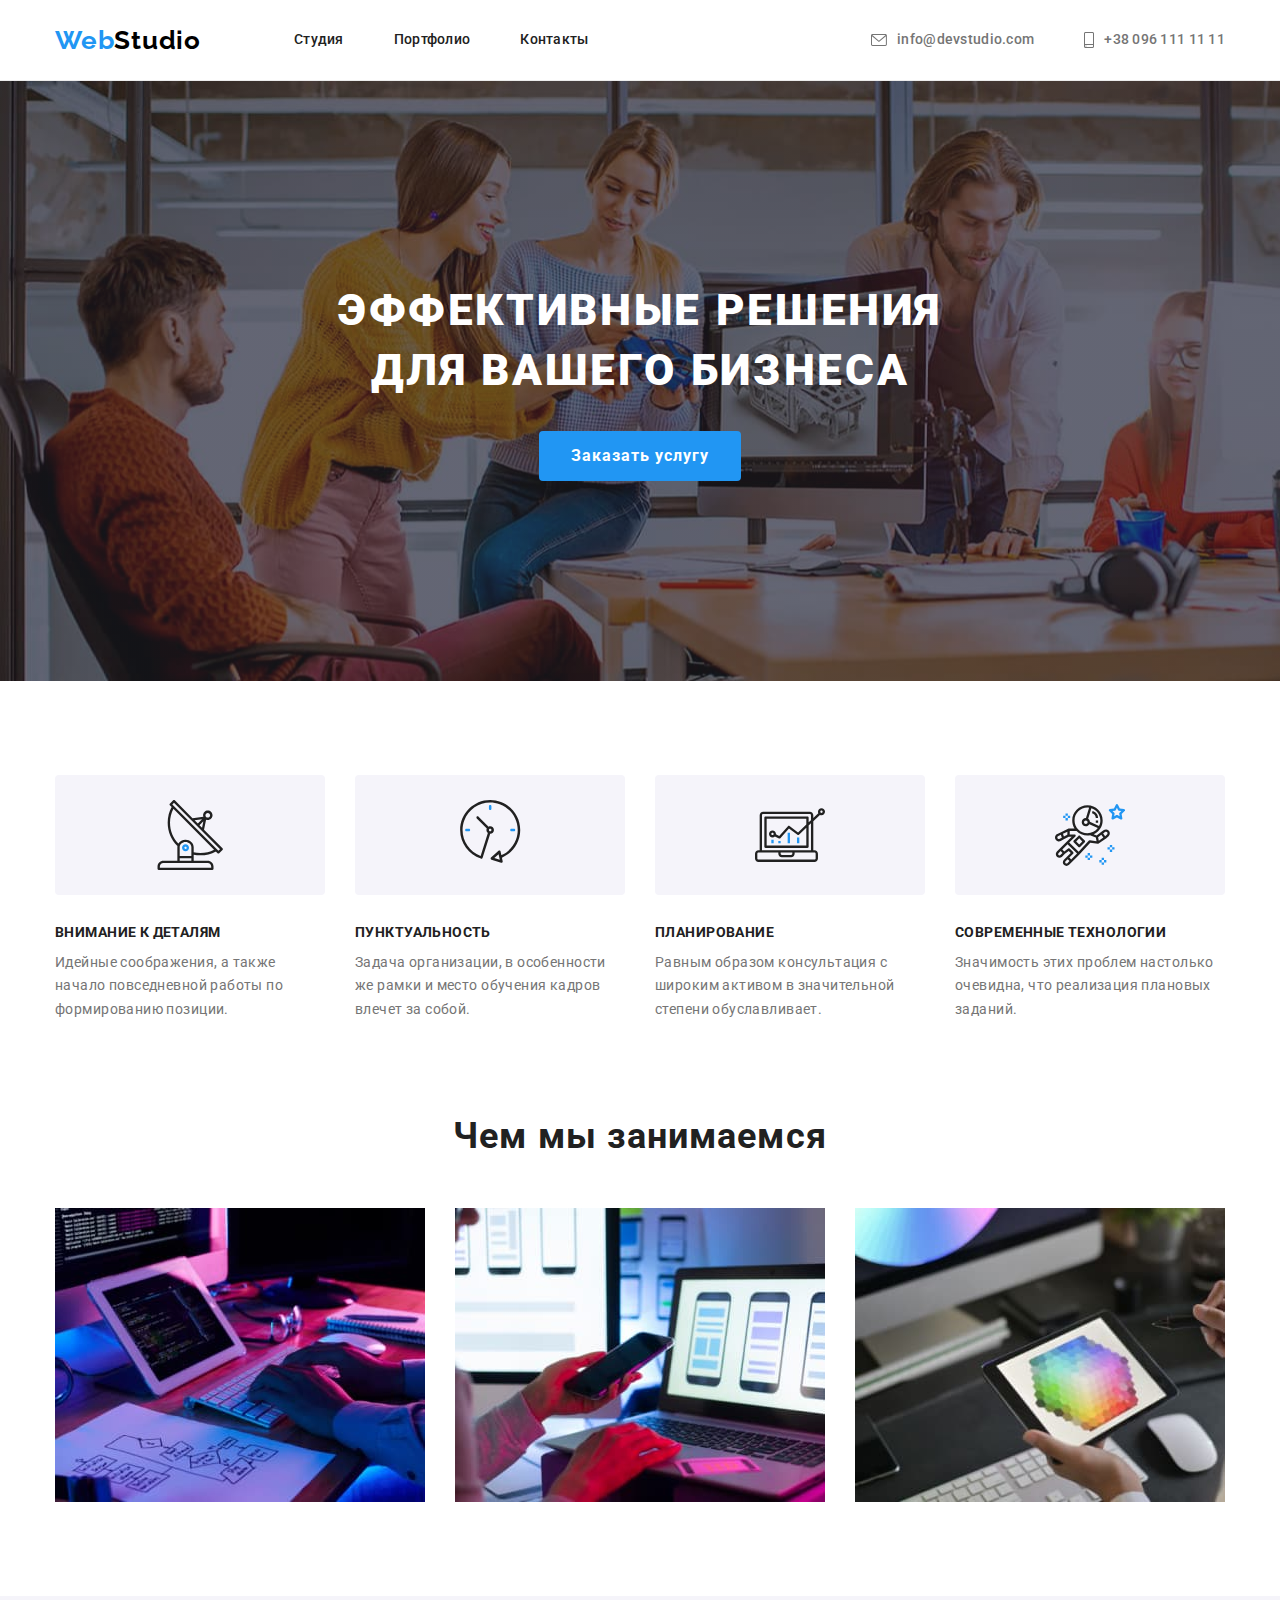
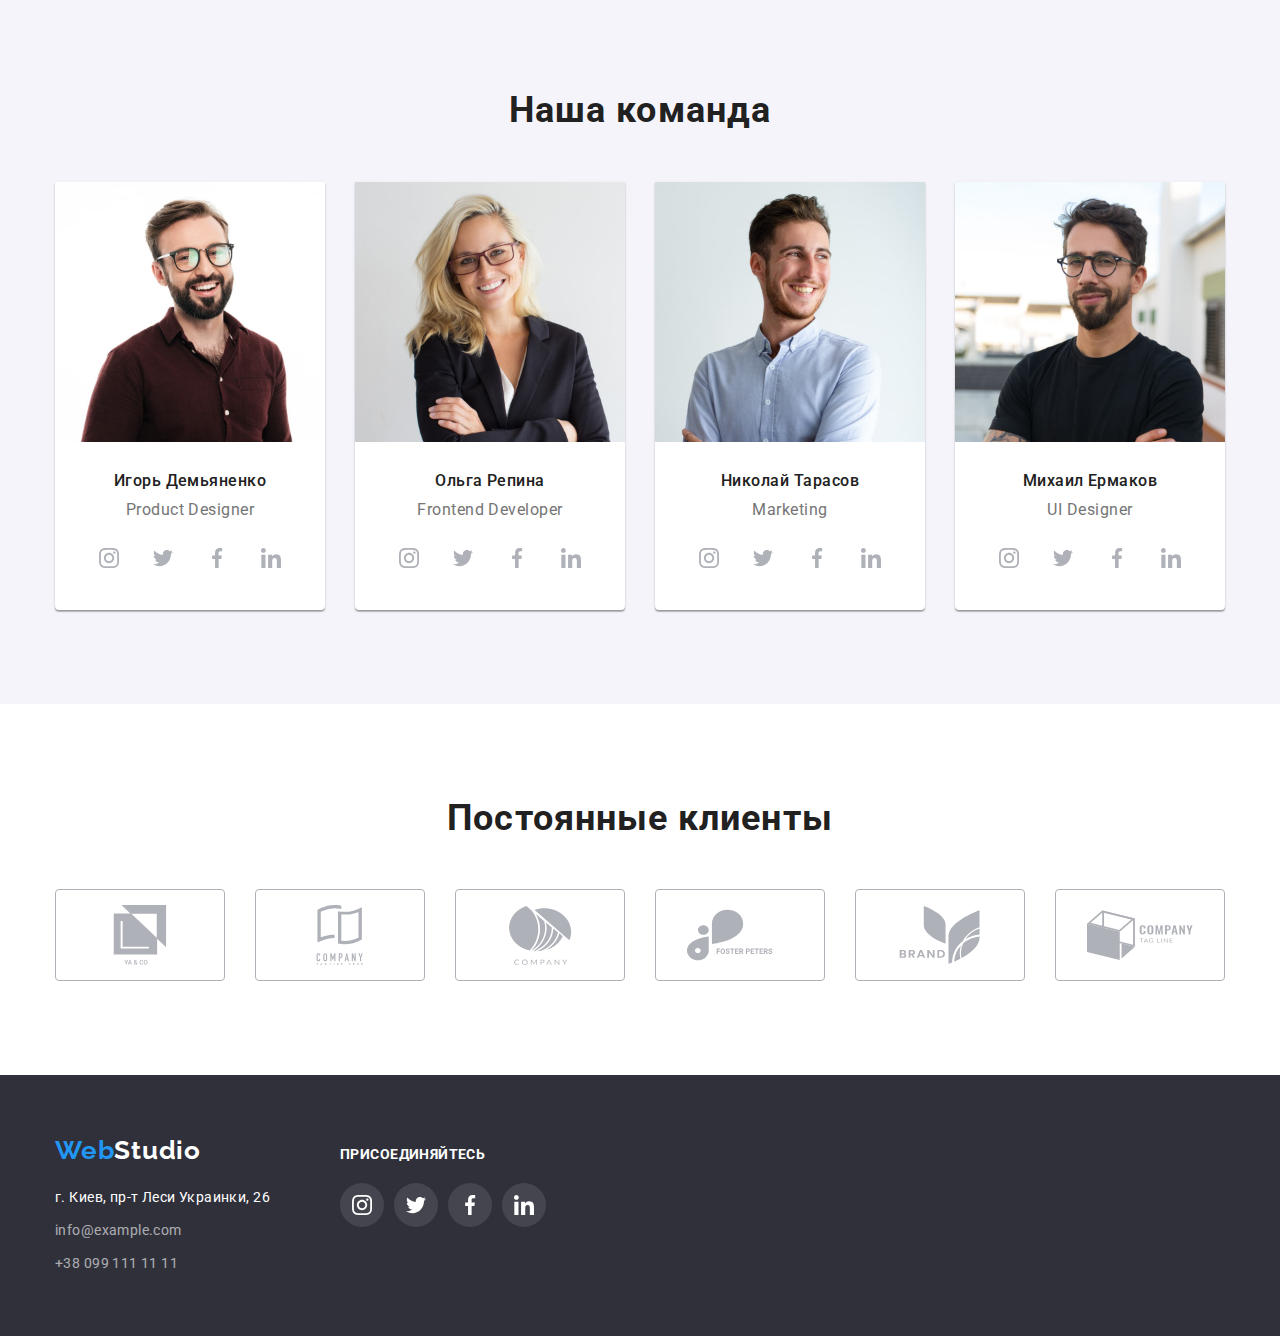
<file: index.html>
<!DOCTYPE html>
<html lang="ru">

<head>
  <meta charset="UTF-8">
  <meta http-equiv="X-UA-Compatible" content="IE=edge">
  <meta name="viewport" content="width=device-width, initial-scale=1.0">
  <title>Document</title>
  <link rel="preconnect" href="https://fonts.googleapis.com">
  <link rel="preconnect" href="https://fonts.gstatic.com" crossorigin>
  <link href="https://fonts.googleapis.com/css2?family=Raleway:wght@700&family=Roboto:wght@400;500;700;900&display=swap"
    rel="stylesheet">
  <link rel="stylesheet" href="https://cdnjs.cloudflare.com/ajax/libs/modern-normalize/1.1.0/modern-normalize.min.css">
  <link rel="stylesheet" href="./css/styles.css">
</head>

<body>
  <!--Шапка сайта-->
  <header class="page-header">
    <div class="container main-nav">
      <a class="logo" href="./index.html"><span class="logo-blue">Web</span>Studio</a>
      <nav class="site-nav">
        <ul class="site-nav-list list">
          <li class="site-nav-item">
            <a class="site-nav-link" href="./index.html">Студия</a>
          </li>
          <li class="site-nav-item">
            <a class="site-nav-link" href="./portfolio.html">Портфолио</a>
          </li>
          <li class="site-nav-item">
            <a class="site-nav-link" href="">Контакты</a>
          </li>
        </ul>
      </nav>
      <ul class="auth-nav-list list">
        <li class="auth-nav-item">
          <a class="auth-nav-link" href="mailto:info@devstudio.com"><svg class="auth-nav-icon" width="16px"
              height="12px">
              <use href="./img/symbol-defs.svg#icon-envelope"></use>
            </svg> info@devstudio.com
          </a>
        </li>
        <li class="auth-nav-item">
          <a class="auth-nav-link" href="tel:+380961111111"><svg class="auth-nav-icon" width="10px" height="16px">
              <use href="./img/symbol-defs.svg#icon-smartphone"></use>
            </svg> +38 096 111 11 11</a>
        </li>
      </ul>
    </div>
  </header>


  <!--Основной контент сайта-->
  <main>
    <!-- Герой -->
    <section class="hero">
      <div class="container">
        <h1 class="hero-title">Эффективные решения <br> для вашего бизнеса</h1>
        <button class="hero-button" type="button">Заказать услугу</button>
      </div>
    </section>
    <!-- Особенности -->
    <section class="section">
      <div class="container">
        <h2 class="section-title visually-hidden">Особенности</h2>
        <ul class="features-list list">
          <li class="feature-item">
            <div class="icon">
              <svg class="feature-icon" width="70px" height="70px">
                <use href="./img/symbol-defs.svg#icon-antenna"></use>
              </svg>
            </div>
            <h3 class="feature-title">Внимание к деталям</h3>
            <p class="feature-text">Идейные соображения, а также начало повседневной работы по формированию позиции.</p>
          </li>
          <li class="feature-item">
            <div class="icon">
              <svg class="feature-icon" width="70px" height="70px">
                <use href="./img/symbol-defs.svg#icon-clock"></use>
              </svg>
            </div>
            <h3 class="feature-title">Пунктуальность</h3>
            <p class="feature-text">Задача организации, в особенности же рамки и место обучения кадров влечет за собой.
            </p>
          </li>
          <li class="feature-item">
            <div class="icon">
              <svg class="feature-icon" width="70px" height="70px">
                <use href="./img/symbol-defs.svg#icon-diagram"></use>
              </svg>
            </div>
            <h3 class="feature-title">Планирование</h3>
            <p class="feature-text">Равным образом консультация с широким активом в значительной степени обуславливает.
            </p>
          </li>
          <li class="feature-item">
            <div class="icon">
              <svg class="feature-icon" width="70px" height="70px">
                <use href="./img/symbol-defs.svg#icon-astronaut"></use>
              </svg>
            </div>
            <h3 class="feature-title">Современные технологии</h3>
            <p class="feature-text">Значимость этих проблем настолько очевидна, что реализация плановых заданий.</p>
          </li>
        </ul>
      </div>
    </section>

    <!-- Чем мы занимаемся -->
    <section class="section work-section">
      <div class="container">
        <h2 class="section-title">Чем мы занимаемся</h2>
        <ul class="work-list list">
          <li class="work-item"><img class="image" src="./img/box1.jpg" alt="написание кода"></li>
          <li class="work-item"><img class="image" src="./img/box2.jpg" alt="создание мобильных приложений"></li>
          <li class="work-item"><img class="image" src="./img/box3.jpg" alt="работа с дизайном"></li>
        </ul>
      </div>
    </section>

    <!-- Наша команда -->
    <section class="section team">
      <div class="container">
        <h2 class="section-title">Наша команда</h2>
        <ul class="team-list list">
          <li class="team-item">
            <img width="270" src="./img/img1.jpg" alt="парень в очках с бородой в рубашкее">
            <div class="team-info-box">
              <h3 class="team-title">Игорь Демьяненко</h3>
              <p class="team-profession">Product Designer</p>
              <ul class="social-list">
                <li class="social-item">
                  <a class="social-link" href="">
                    <svg class="social-icon" width="20px" height="20px">
                      <use href="./img/symbol-defs.svg#icon-instagram"></use>
                    </svg>
                  </a>
                </li>
                <li class="social-item">
                  <a class="social-link" href="">
                    <svg class="social-icon" width="20px" height="20px">
                      <use href="./img/symbol-defs.svg#icon-twitter"></use>
                    </svg>
                  </a>
                </li>
                <li class="social-item">
                  <a class="social-link" href="">
                    <svg class="social-icon" width="20px" height="20px">
                      <use href="./img/symbol-defs.svg#icon-facebook"></use>
                    </svg>
                  </a>
                </li>
                <li class="social-item">
                  <a class="social-link" href="">
                    <svg class="social-icon" width="20px" height="20px">
                      <use href="./img/symbol-defs.svg#icon-linkedin"></use>
                    </svg>
                  </a>
                </li>
              </ul>
            </div>
          </li>
          <li class="team-item">
            <img width="270" src="./img/img2.jpg" alt="девушка в очках с длинными светлыми волосами">
            <div class="team-info-box">
              <h3 class="team-title">Ольга Репина</h3>
              <p class="team-profession">Frontend Developer</p>
              <ul class="social-list">
                <li class="social-item">
                  <a class="social-link" href="">
                    <svg class="social-icon" width="20px" height="20px">
                      <use href="./img/symbol-defs.svg#icon-instagram"></use>
                    </svg>
                  </a>
                </li>
                <li class="social-item">
                  <a class="social-link" href="">
                    <svg class="social-icon" width="20px" height="20px">
                      <use href="./img/symbol-defs.svg#icon-twitter"></use>
                    </svg>
                  </a>
                </li>
                <li class="social-item">
                  <a class="social-link" href="">
                    <svg class="social-icon" width="20px" height="20px">
                      <use href="./img/symbol-defs.svg#icon-facebook"></use>
                    </svg>
                  </a>
                </li>
                <li class="social-item">
                  <a class="social-link" href="">
                    <svg class="social-icon" width="20px" height="20px">
                      <use href="./img/symbol-defs.svg#icon-linkedin"></use>
                    </svg>
                  </a>
                </li>
              </ul>

            </div>
          </li>
          <li class="team-item">
            <img width="270" src="./img/img3.jpg" alt="парень в голубой рубашке">
            <div class="team-info-box">
              <h3 class="team-title">Николай Тарасов</h3>
              <p class="team-profession">Marketing</p>
              <ul class="social-list">
                <li class="social-item">
                  <a class="social-link" href="">
                    <svg class="social-icon" width="20px" height="20px">
                      <use href="./img/symbol-defs.svg#icon-instagram"></use>
                    </svg>
                  </a>
                </li>
                <li class="social-item">
                  <a class="social-link" href="">
                    <svg class="social-icon" width="20px" height="20px">
                      <use href="./img/symbol-defs.svg#icon-twitter"></use>
                    </svg>
                  </a>
                </li>
                <li class="social-item">
                  <a class="social-link" href="">
                    <svg class="social-icon" width="20px" height="20px">
                      <use href="./img/symbol-defs.svg#icon-facebook"></use>
                    </svg>
                  </a>
                </li>
                <li class="social-item">
                  <a class="social-link" href="">
                    <svg class="social-icon" width="20px" height="20px">
                      <use href="./img/symbol-defs.svg#icon-linkedin"></use>
                    </svg>
                  </a>
                </li>
              </ul>
            </div>
          </li>
          <li class="team-item">
            <img width="270" src="./img/img4.jpg" alt="парень в очках с бородой в футболке">
            <div class="team-info-box">
              <h3 class="team-title">Михаил Ермаков</h3>
              <p class="team-profession">UI Designer</p>
              <ul class="social-list">
                <li class="social-item">
                  <a class="social-link" href="">
                    <svg class="social-icon" width="20px" height="20px">
                      <use href="./img/symbol-defs.svg#icon-instagram"></use>
                    </svg>
                  </a>
                </li>
                <li class="social-item">
                  <a class="social-link" href="">
                    <svg class="social-icon" width="20px" height="20px">
                      <use href="./img/symbol-defs.svg#icon-twitter"></use>
                    </svg>
                  </a>
                </li>
                <li class="social-item">
                  <a class="social-link" href="">
                    <svg class="social-icon" width="20px" height="20px">
                      <use href="./img/symbol-defs.svg#icon-facebook"></use>
                    </svg>
                  </a>
                </li>
                <li class="social-item">
                  <a class="social-link" href="">
                    <svg class="social-icon" width="20px" height="20px">
                      <use href="./img/symbol-defs.svg#icon-linkedin"></use>
                    </svg>
                  </a>
                </li>
              </ul>
            </div>
          </li>
        </ul>
      </div>
    </section>

    <!-- Постоянные клиенты -->

    <section class="section section-clients">
      <div class="container">
        <h2 class="section-title">Постоянные клиенты</h2>
        <ul class="clients-list">
          <li class="client-item">
            <a class="client-link" href="">
              <svg class="client-icon" width="106" height="60">
                <use href="./img/symbol-defs.svg#icon-group1"></use>
              </svg>
            </a>
          </li>
          <li class="client-item">
            <a class="client-link" href="">
              <svg class="client-icon" width="106" height="60">
                <use href="./img/symbol-defs.svg#icon-group2"></use>
              </svg>
            </a>
          </li>
          <li class="client-item">
            <a class="client-link" href="">
              <svg class="client-icon" width="106" height="60">
                <use href="./img/symbol-defs.svg#icon-group3"></use>
              </svg>
            </a>
          </li>
          <li class="client-item">
            <a class="client-link" href="">
              <svg class="client-icon" width="106" height="60">
                <use href="./img/symbol-defs.svg#icon-group4"></use>
              </svg>
            </a>
          </li>
          <li class="client-item">
            <a class="client-link" href="">
              <svg class="client-icon" width="106" height="60">
                <use href="./img/symbol-defs.svg#icon-group5"></use>
              </svg>
            </a>
          </li>
          <li class="client-item">
            <a class="client-link" href="">
              <svg class="client-icon" width="106" height="60">
                <use href="./img/symbol-defs.svg#icon-group6"></use>
              </svg>
            </a>
          </li>
        </ul>
      </div>
    </section>
  </main>

  <!-- Подвал сайта -->
  <footer class="page-footer">
    <div class="container footer">
      <div class="footer-addres">
        <a class="logo" href="./index.html"><span class="logo-blue">Web</span><span class="logo-white">Studio</span>
        </a>
        <address class="addres">
          <ul class="addres-list list">
            <li class="addres-item">
              <a class="addres-link"
                href="https://www.google.com/maps/place/%D0%B1%D1%83%D0%BB.+%D0%9B%D0%B5%D1%81%D0%B8+%D0%A3%D0%BA%D1%80%D0%B0%D0%B8%D0%BD%D0%BA%D0%B8,+26">г.
                Киев, пр-т Леси Украинки, 26</a>
            </li>
            <li class="addres-item"><a class="addres-link opacity" href="mailto:info@example.com">info@example.com</a>
            </li>
            <li class="addres-item"><a class="addres-link opacity" href="tel:+380991111111">+38 099 111 11 11</a></li>
          </ul>
        </address>
      </div>
      <div class="footer-container">
        <p class="list-title">присоединяйтесь</p>
        <ul class="footer-social-list">
          <li class="footer-social-item">
            <a class="footer-social-link" href="">
              <svg class="footer-social-icon" width="20px" height="20px">
                <use href="./img/symbol-defs.svg#icon-instagram"></use>
              </svg>
            </a>
          </li>
          <li class="footer-social-item">
            <a class="footer-social-link" href="">
              <svg class="footer-social-icon" width="20px" height="20px">
                <use href="./img/symbol-defs.svg#icon-twitter"></use>
              </svg>
            </a>
          </li>
          <li class="footer-social-item">
            <a class="footer-social-link" href="">
              <svg class="footer-social-icon" width="20px" height="20px">
                <use href="./img/symbol-defs.svg#icon-facebook"></use>
              </svg>
            </a>
          </li>
          <li class="footer-social-item">
            <a class="footer-social-link" href="">
              <svg class="footer-social-icon" width="20px" height="20px">
                <use href="./img/symbol-defs.svg#icon-linkedin"></use>
              </svg>
            </a>
          </li>
        </ul>
      </div>
    </div>
  </footer>
</body>

</html>
</file>
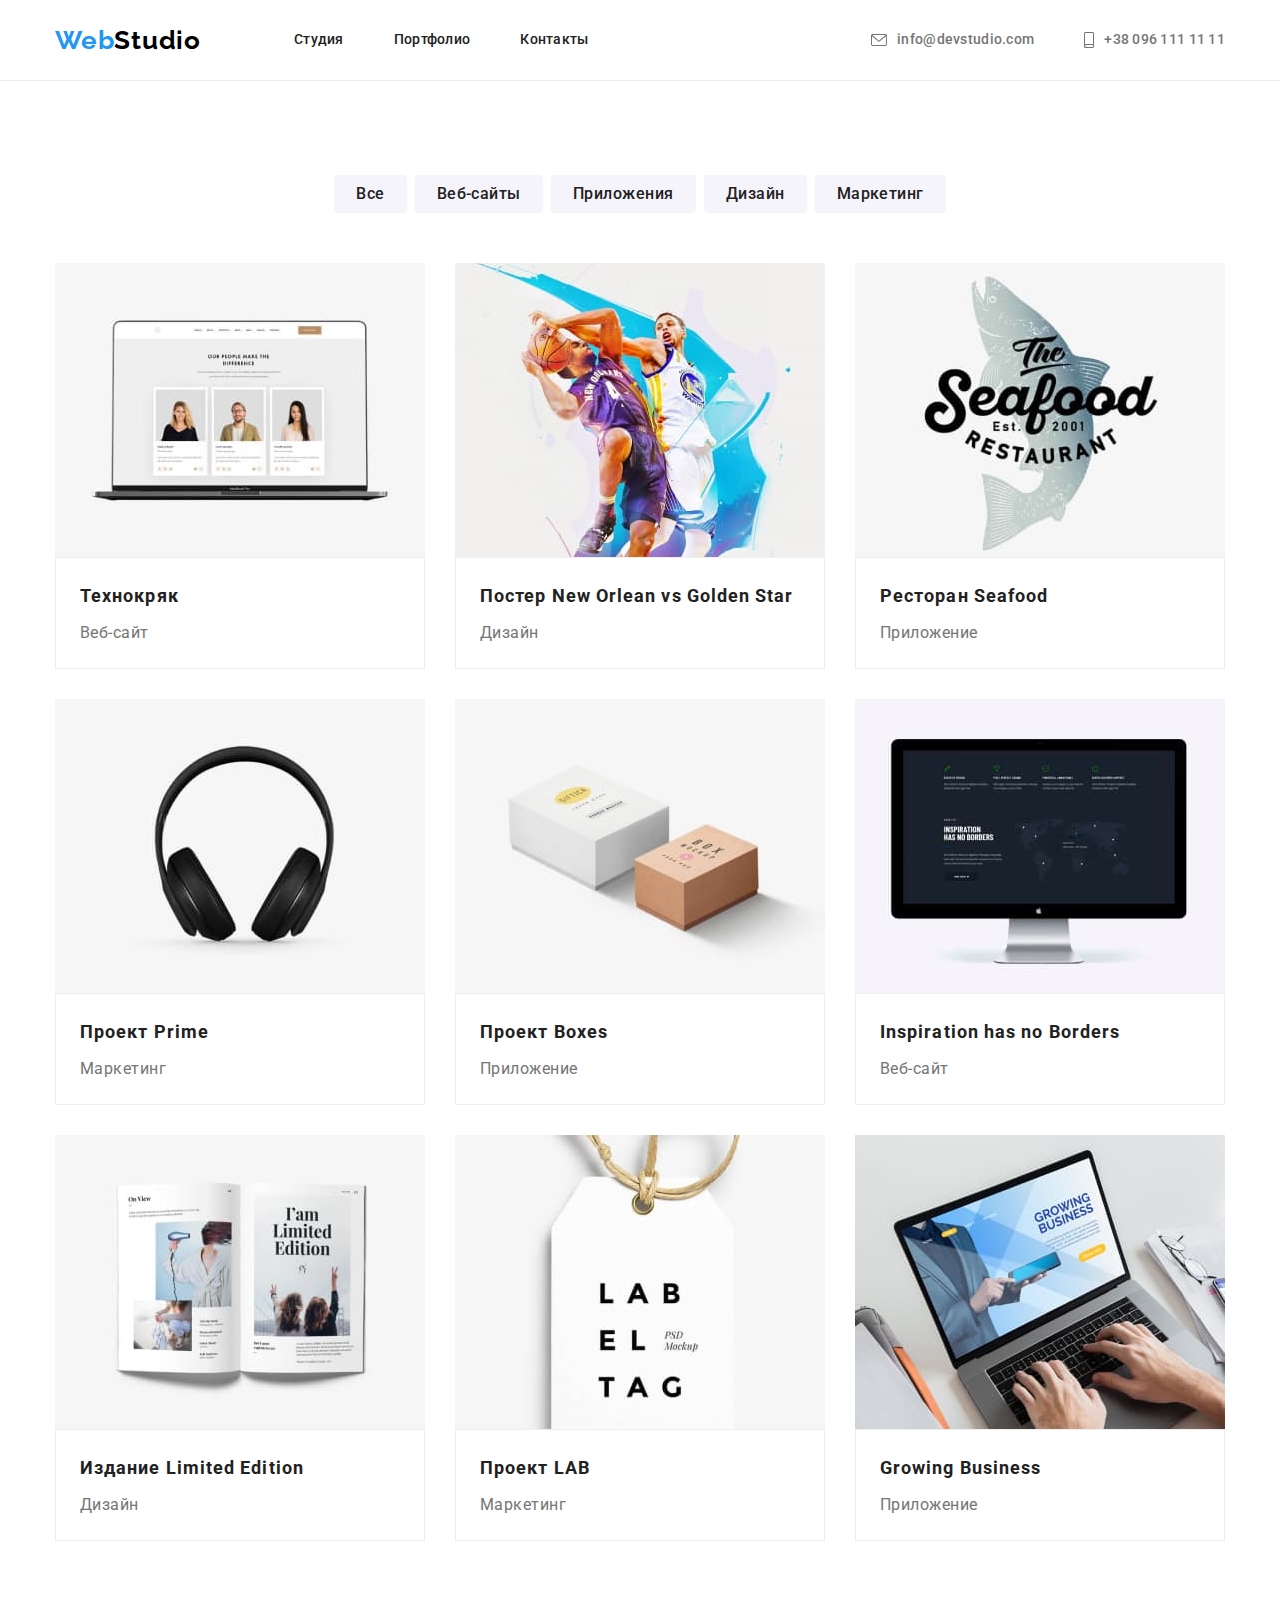
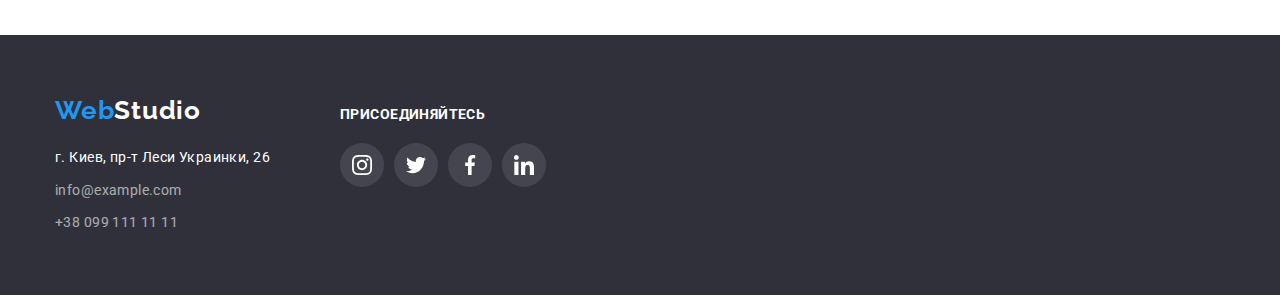
<file: portfolio.html>
<!DOCTYPE html>
<html lang="ru">

<head>
  <meta charset="UTF-8">
  <meta http-equiv="X-UA-Compatible" content="IE=edge">
  <meta name="viewport" content="width=device-width, initial-scale=1.0">
  <title>Portfolio</title>
  <link rel="preconnect" href="https://fonts.googleapis.com">
  <link rel="preconnect" href="https://fonts.gstatic.com" crossorigin>
  <link href="https://fonts.googleapis.com/css2?family=Raleway:wght@700&family=Roboto:wght@400;500;700;900&display=swap"
    rel="stylesheet">
  <link rel="stylesheet" href="https://cdnjs.cloudflare.com/ajax/libs/modern-normalize/1.1.0/modern-normalize.min.css">
  <link rel="stylesheet" href="./css/styles.css">
</head>

<body>
  <!-- шапка сайта -->
  <header class="page-header">
    <div class="container main-nav">
      <a class="logo" href="./index.html"><span class="logo-blue">Web</span>Studio</a>
      <nav class="site-nav">
        <ul class="site-nav-list list">
          <li class="site-nav-item">
            <a class="site-nav-link" href="./index.html">Студия</a>
          </li>
          <li class="site-nav-item">
            <a class="site-nav-link" href="./portfolio.html">Портфолио</a>
          </li>
          <li class="site-nav-item">
            <a class="site-nav-link" href="">Контакты</a>
          </li>
        </ul>
      </nav>
      <ul class="auth-nav-list list">
        <li class="auth-nav-item">
          <a class="auth-nav-link" href="mailto:info@devstudio.com"><svg class="auth-nav-icon" width="16px"
              height="12px">
              <use href="./img/symbol-defs.svg#icon-envelope"></use>
            </svg> info@devstudio.com
          </a>
        </li>
        <li class="auth-nav-item">
          <a class="auth-nav-link" href="tel:+380961111111"><svg class="auth-nav-icon" width="10px" height="16px">
              <use href="./img/symbol-defs.svg#icon-smartphone"></use>
            </svg> +38 096 111 11 11</a>
        </li>
      </ul>
    </div>
  </header>
  <!--  Основной контент сайта -->
  <main>
    <section class="section">
      <div class="container">
        <h1 class="section-title visually-hidden">Портфолио</h1>
        <ul class="filter-list list">
          <li class="filter-item"><button class="filter-button" type="button">Все</button></li>
          <li class="filter-item"><button class="filter-button" type="button">Веб-сайты</button></li>
          <li class="filter-item"><button class="filter-button" type="button">Приложения</button></li>
          <li class="filter-item"><button class="filter-button" type="button">Дизайн</button></li>
          <li class="filter-item"><button class="filter-button" type="button">Маркетинг</button></li>
        </ul>
        <ul class="portfolio-list list">
          <li class="portfolio-item">
            <a class="portfolio-link" href=""><img class="image" width="370" src="./img/img.portfolio/imgp.jpg"
                alt="Ноутбук с изображением веб-сайта">
              <div class="item-border">
                <h2 class="work-title">Технокряк</h2>
                <p class="work-text">Веб-сайт</p>
              </div>
            </a>
          </li>
          <li class="portfolio-item">
            <a class="portfolio-link" href=""><img class="image" width="370" src="./img/img.portfolio/imgp1.jpg"
                alt="Два баскетболиста с мячем">
              <div class="item-border">
                <h2 class="work-title">Постер New Orlean vs Golden Star</h2>
                <p class="work-text">Дизайн</p>
              </div>
            </a>
          </li>
          <li class="portfolio-item">
            <a class="portfolio-link" href=""><img class="image" width="370" src="./img/img.portfolio/imgp2.jpg"
                alt="Логотип ресторана">
              <div class="item-border">
                <h2 class="work-title">Ресторан Seafood</h2>
                <p class="work-text">Приложение</p>
              </div>
            </a>
          </li>
          <li class="portfolio-item">
            <a class="portfolio-link" href=""><img class="image" width="370" src="./img/img.portfolio/imgp3.jpg"
                alt="Черные накладные наушники">
              <div class="item-border">
                <h2 class="work-title">Проект Prime</h2>
                <p class="work-text">Маркетинг</p>
              </div>
            </a>
          </li>
          <li class="portfolio-item">
            <a class="portfolio-link" href=""><img class="image" width="370" src="./img/img.portfolio/imgp4.jpg"
                alt="Две картонные коробки">
              <div class="item-border">
                <h2 class="work-title">Проект Boxes</h2>
                <p class="work-text">Приложение</p>
              </div>
            </a>
          </li>
          <li class="portfolio-item">
            <a class="portfolio-link" href=""><img class="image" width="370" src="./img/img.portfolio/imgp5.jpg"
                alt="Монитор компьютера">
              <div class="item-border">
                <h2 class="work-title">Inspiration has no Borders</h2>
                <p class="work-text">Веб-сайт</p>
              </div>
            </a>
          </li>
          <li class="portfolio-item">
            <a class="portfolio-link" href=""><img class="image" width="370" src="./img/img.portfolio/imgp6.jpg"
                alt="Открытый журнал">
              <div class="item-border">
                <h2 class="work-title">Издание Limited Edition</h2>
                <p class="work-text">Дизайн</p>
              </div>
            </a>
          </li>
          <li class="portfolio-item">
            <a class="portfolio-link" href=""><img class="image" width="370" src="./img/img.portfolio/imgp7.jpg"
                alt="Бирка на шнурке">
              <div class="item-border">
                <h2 class="work-title">Проект LAB</h2>
                <p class="work-text">Маркетинг</p>
              </div>
            </a>
          </li>
          <li class="portfolio-item">
            <a class="portfolio-link" href=""><img class="image" width="370" src="./img/img.portfolio/imgp8.jpg"
                alt="Руки мужчины на клавиатуре ноутбука">
              <div class="item-border">
                <h2 class="work-title">Growing Business</h2>
                <p class="work-text">Приложение</p>
              </div>
            </a>
          </li>
        </ul>
      </div>
    </section>
  </main>
  <!-- Подвал сайта -->
  <footer class="page-footer">
    <div class="container footer">
      <div class="footer-addres">
        <a class="logo" href="./index.html"><span class="logo-blue">Web</span><span class="logo-white">Studio</span>
        </a>
        <address class="addres">
          <ul class="addres-list list">
            <li class="addres-item">
              <a class="addres-link"
                href="https://www.google.com/maps/place/%D0%B1%D1%83%D0%BB.+%D0%9B%D0%B5%D1%81%D0%B8+%D0%A3%D0%BA%D1%80%D0%B0%D0%B8%D0%BD%D0%BA%D0%B8,+26">г.
                Киев, пр-т Леси Украинки, 26</a>
            </li>
            <li class="addres-item"><a class="addres-link opacity" href="mailto:info@example.com">info@example.com</a>
            </li>
            <li class="addres-item"><a class="addres-link opacity" href="tel:+380991111111">+38 099 111 11 11</a></li>
          </ul>
        </address>
      </div>
      <div class="footer-container">
        <p class="list-title">присоединяйтесь</p>
        <ul class="footer-social-list">
          <li class="footer-social-item">
            <a class="footer-social-link" href="">
              <svg class="footer-social-icon" width="20px" height="20px">
                <use href="./img/symbol-defs.svg#icon-instagram"></use>
              </svg>
            </a>
          </li>
          <li class="footer-social-item">
            <a class="footer-social-link" href="">
              <svg class="footer-social-icon" width="20px" height="20px">
                <use href="./img/symbol-defs.svg#icon-twitter"></use>
              </svg>
            </a>
          </li>
          <li class="footer-social-item">
            <a class="footer-social-link" href="">
              <svg class="footer-social-icon" width="20px" height="20px">
                <use href="./img/symbol-defs.svg#icon-facebook"></use>
              </svg>
            </a>
          </li>
          <li class="footer-social-item">
            <a class="footer-social-link" href="">
              <svg class="footer-social-icon" width="20px" height="20px">
                <use href="./img/symbol-defs.svg#icon-linkedin"></use>
              </svg>
            </a>
          </li>
        </ul>
      </div>
    </div>
  </footer>
</body>

</html>
</file>
<file: css/styles.css>
/* Цвет основного текста #212121 */
/* вторичный цвет текста #757575 */
/* белый #ffffff */
/* вторичный цвет фона #F5F4FA */
/* акцент  #2196F3 */
/* цвет лого #000000 */
:root {
  --primary-text-color: #212121;
  --secondary-text-color: #757575;
  --accent-color: #2196F3;
  --logo-color: #000000;
  --white-color: #ffffff;
  --hero-background-color: #2F303A;
  --secondary-background-color: #f5f4fa;
  --icon-color: #AFB1B8;
}


body {
  color: var(--primary-text-color);
  background-color: var(--white-color);
  font-family: 'Roboto', sans-serif;
}

.container {
width: 1200px;
margin-left: auto;
margin-right: auto;
padding: 0 15px;
}
a {
  text-decoration: none;
}

img {
  display: block;
}

h1, h2, h3, p {
  margin: 0;
}
.page-header {
  border-bottom: 1px solid #ececec;
}

ul {
  padding: 0;
  list-style: none;
  margin: 0;
}

.logo {
  color: var(--logo-color);
  font-family: 'raleway';
  font-weight: 700;
  font-size: 26px;
  line-height: 1.19;
  letter-spacing: 0.03em;
}
.logo-blue {
  color: var(--accent-color);
}
.logo-white {
  color: var(--white-color);
}

/* site-naw */

.main-nav {
  display: flex;
  align-items: center;
}
.site-nav {
  margin-left: 93px;
}

.site-nav-list {
  display: flex;
  
}


.site-nav-item + .site-nav-item {
  margin-left: 50px;
}
  


.site-nav-link {
  display: block;
  padding-top: 32px;
  padding-bottom: 32px;

  color: var(--primary-text-color);

  font-weight: 500;
  font-size: 14px;
  line-height: 1.14;
  letter-spacing: 0.02em;
}
.site-nav-link:hover,
.site-nav-link:focus {
  color: var(--accent-color);
}

/* auth-naw-link */

.auth-nav-list {
  display: flex;
  margin-left: auto;
  align-items: center;
}

.auth-nav-item + .auth-nav-item {
  margin-left: 50px;
}

.auth-nav-link {
  display: flex;
  justify-content: center;
  align-items: center;
  padding-top: 32px;
  padding-bottom: 32px;

  color: var(--secondary-text-color);

  font-weight: 500;
  font-size: 14px;
  line-height: 1.14;
  letter-spacing: 0.02em;
}

.auth-nav-link:hover,
.auth-nav-link:focus {
  color: var(--accent-color);
}
.auth-nav-icon {
  margin-right: 10px;
  fill: currentColor;
}
/* Hero */

.hero {
  max-width: 1600px;
  margin: 0 auto;
  background-color: var(--hero-background-color);
  background-image: linear-gradient(
  rgba(47, 48, 58, 0.4),
  rgba(47, 48, 58, 0.4)),
  url(../img/bgimg.jpg);
  background-repeat: no-repeat;
  background-size: cover;
  text-align: center; 
  padding-top: 200px;
  padding-bottom: 200px;
}
.hero-title {
  margin-bottom: 30px;
  color: var(--white-color);
  font-weight: 900;
  font-size: 44px;
  line-height: 1.36;
  letter-spacing: 0.06em;
  text-transform: uppercase;

}
.hero-button {
  padding: 10px 32px;
  font-size: 16px;
  font-weight: 700;
  line-height: 1.87;
  letter-spacing: 0.06em;
  font-family: "Roboto";
  color: var(--white-color);
  background-color: var(--accent-color);
  border-radius: 4px;
  border-style: none;
  cursor: pointer;
}


/* section */
.section {
  padding: 94px 0;
  
}

.section-title {
  font-weight: 700;
  font-size: 36px;
  line-height: 1.16;
  margin-bottom: 50px;
  text-align: center;
  letter-spacing: 0.03em;
}

/* features */
.visually-hidden {
  position: absolute;
  clip: rect(0 0 0 0);
  width: 1px;
  height: 1px;
  margin: -1px;
}
.features-list {
  display: flex;
}
.feature-item {
  width: 270px;
}
.feature-item:not(:last-child) {
  margin-right: 30px;
}

.icon {
  display: flex;
  align-items: center;
  justify-content: center;
  height: 120px;
  border-radius: 4px;
  background-color: var(--secondary-background-color);

}
.feature-title {
  font-size: 14px;
  line-height: 1.14;
  margin-top: 30px;
  text-transform: uppercase;
  letter-spacing: 0.03em;
}
.feature-text {
  margin-top: 10px;
  color: var(--secondary-text-color);
  font-size: 14px;
  line-height: 1.71;
  letter-spacing: 0.03em;
}
/* Work */
.work-section {
  padding-top: 0;
}
.work-list {
display: flex;
}
.work-item:not(:last-child) {
  margin-right: 30px;
}


/* team */

.section.team {
background-color: var(--secondary-background-color);
}

.team-list {
  display: flex;
  
}
.team-item {
  background-color: var(--white-color);
  border-bottom-right-radius: 4px;
  border-bottom-left-radius: 4px;
  box-shadow: 0px 2px 1px rgba(0, 0, 0, 0.2),
              0px 1px 1px rgba(0, 0, 0, 0.14),
              0px 1px 3px rgba(0, 0, 0, 0.12);

}
.team-item:not(:last-child) {
  margin-right: 30px;
  width: 270;
}
.team-info-box {
  padding-top: 30px;
  padding-bottom: 30px;
}

.team-title {
  font-weight: 500;
  font-size: 16px;
  line-height: 1.18;
  text-align: center;
  letter-spacing: 0.03em;
}
.team-profession {
  margin-top: 10px;
  color: var(--secondary-text-color);
  font-size: 16px;
  line-height: 1.18;
  text-align: center;
  letter-spacing: 0.03em;
}

.social-list {
  display: flex;
  justify-content: center;
  margin-top: 16px; 
}
.social-item:not(:last-child) {
  margin-right: 10px;
}
.social-link {
  display: flex;
  width: 44px;
  height: 44px;
  align-items: center;
  justify-content: center;
  border-radius: 50%;
  cursor: pointer;
  color: var(--icon-color);
}

.social-link:hover,
.social-link:focus {
  background-color: var(--accent-color);
  color: var(--white-color);
}
.social-icon {
  fill: currentColor;
}

/* clients */
.clients-list {
  display: flex;
  flex-wrap: wrap;
  margin-left: -30px;
  margin-top: -30px;
}
.client-item {
  display: flex;
  margin-left: 30px;
  margin-top: 30px;
  flex-basis: calc((100% - 180px) / 6); 
}
.client-link {
  display: flex;
  justify-content: center;
  align-items: center;
  width: 170px;
  height: 92px;
  border-radius: 4px;
  border: 1px solid var(--icon-color);
  fill: var(--icon-color);
}
.client-link:hover,
.client-link:focus {
  border-color: var(--accent-color);
  fill: var(--accent-color);
}

/* footer */
.page-footer {
  background-color: var(--hero-background-color);
  padding: 60px 0;
}
.footer {
  display: flex;
  align-items: baseline;
  
}
.addres {
  margin-top: 20px;
  font-style: normal;
}
.addres-item + .addres-item {
margin-top: 9px;
}
.addres-link {
  color: var(--white-color);
  font-size: 14px;
  line-height: 1.71;
  letter-spacing: 0.03em;
}
.addres-link:hover,
.addres-link:focus {
  color: var(--accent-color);
}
.addres-link.opacity {
  opacity: 0.6;
}



.footer-container {
  width: 206px;
  height: 80px;
  margin-left: 70px;

}
.footer-social-list {
  display: flex;
  margin-top: 20px;
}
.footer-social-item:not(:last-child) {
  margin-right: 10px;
}

.list-title {
  font-size: 14px;
  font-weight: 700;
  line-height: 1.14;
  letter-spacing: 0.03em;
  text-transform: uppercase;
  color: var(--white-color);
}

.footer-social-link {
  display: flex;
  align-items: center;
  justify-content: center;
  width: 44px;
  height: 44px;
  border-radius: 50%;
  cursor: pointer;
  color: var(--white-color);
  background-color: rgba(255, 255, 255, 0.1);
}
.footer-social-link:hover,
.footer-social-link:focus {
background-color: var(--accent-color);
}
.footer-social-icon {
fill: currentColor;
}

/* Portfolio */

.filter-list {
  display: flex;
  justify-content: center;
  margin-bottom: 50px;
}
.filter-item + .filter-item{
  margin-left: 8px;
}

.filter-button {
  font-family: "Roboto";
  padding: 6px 22px;
  color: var(--primary-text-color);
  background-color: var(--secondary-background-color);
  border-radius: 4px;
  border-style: none;
  cursor: pointer;
  font-weight: 500;
  font-size: 16px;
  line-height: 1.62;
  letter-spacing: 0.03em;
}
.filter-button:focus,
.filter-button:hover {
  color: var(--white-color);
  background-color: var(--accent-color);
  box-shadow: 1px 4px 6px rgba(0, 0, 0, 0.16),
              0px 4px 4px rgba(0, 0, 0, 0.06),
              0px 1px 1px rgba(0, 0, 0, 0.12);
}

.work-title {
  color: var(--primary-text-color);
  font-weight: 700;
  font-size: 18px;
  line-height: 2;
  letter-spacing: 0.06em;
}
.work-text {
  margin-top: 4px;
  color: var(--secondary-text-color);
  font-size: 16px;
  line-height: 1.87;
  letter-spacing: 0.03em;
}
.portfolio-list {
  display: flex;
  flex-wrap: wrap;
  margin-left: -30px;
  margin-top: -30px;
}
.portfolio-item {
  margin-left: 30px;
  margin-top: 30px;
  flex-basis: calc((100% - 90px) / 3); 
}
.item-border {
  border: 1px solid #eeeeee;
  padding: 20px 24px;
}
.portfolio-link {
  display: block;
}
.portfolio-link:hover,
.portfolio-link:focus {
  box-shadow: 1px 4px 6px rgba(0, 0, 0, 0.16),
              0px 4px 4px rgba(0, 0, 0, 0.06),
              0px 1px 1px rgba(0, 0, 0, 0.12);
}
</file>
